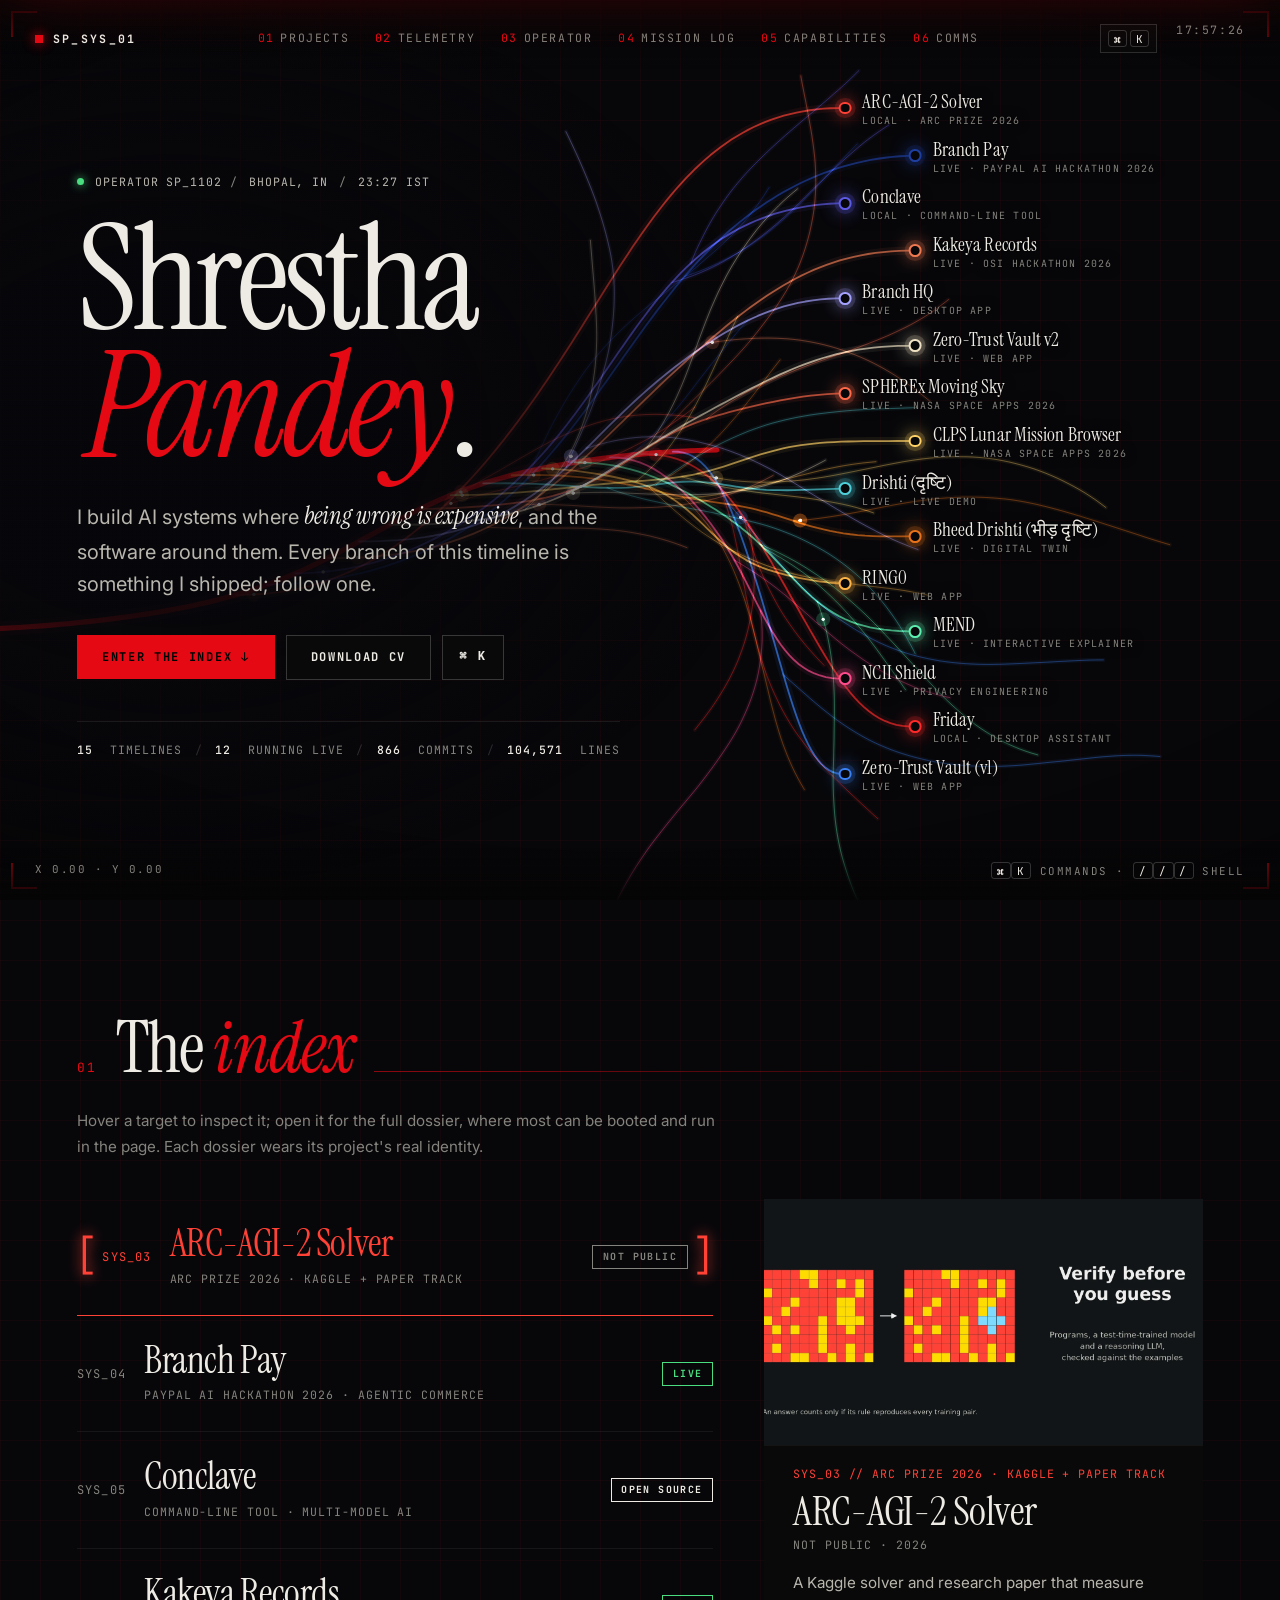
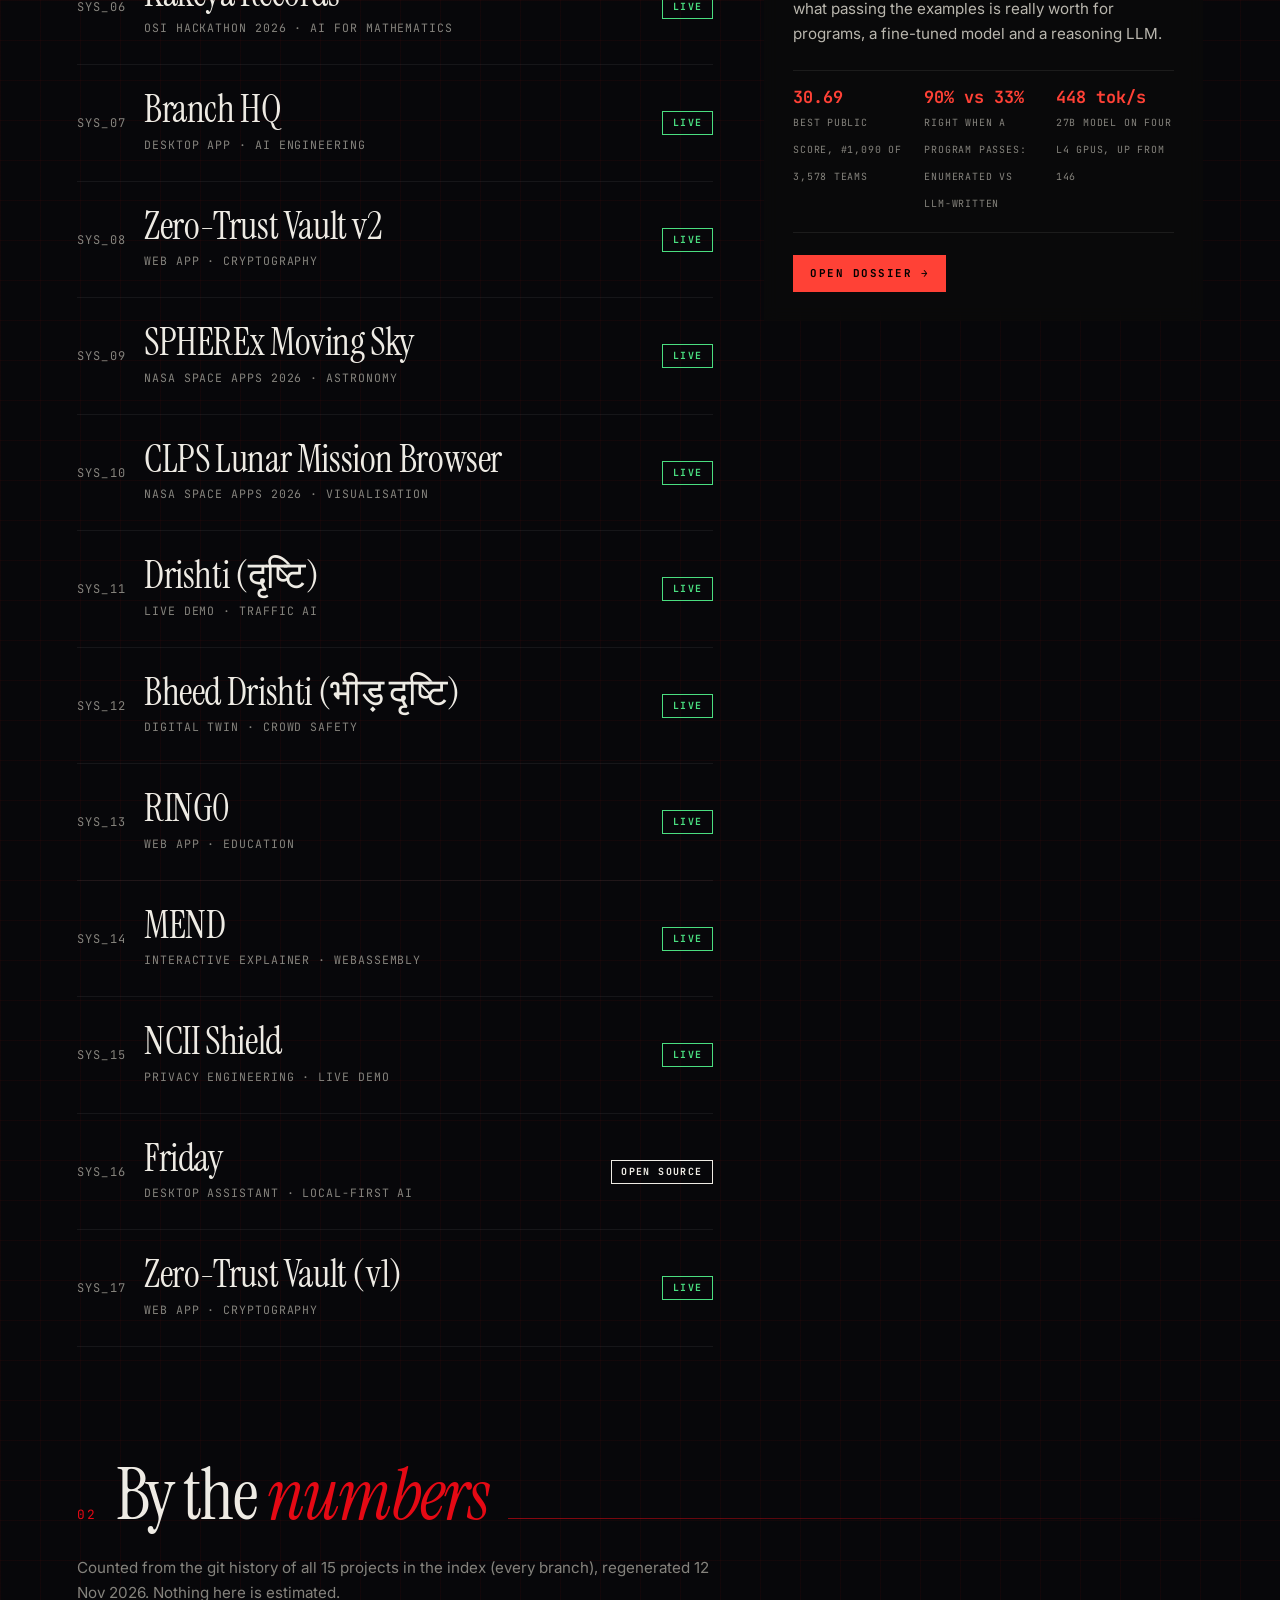
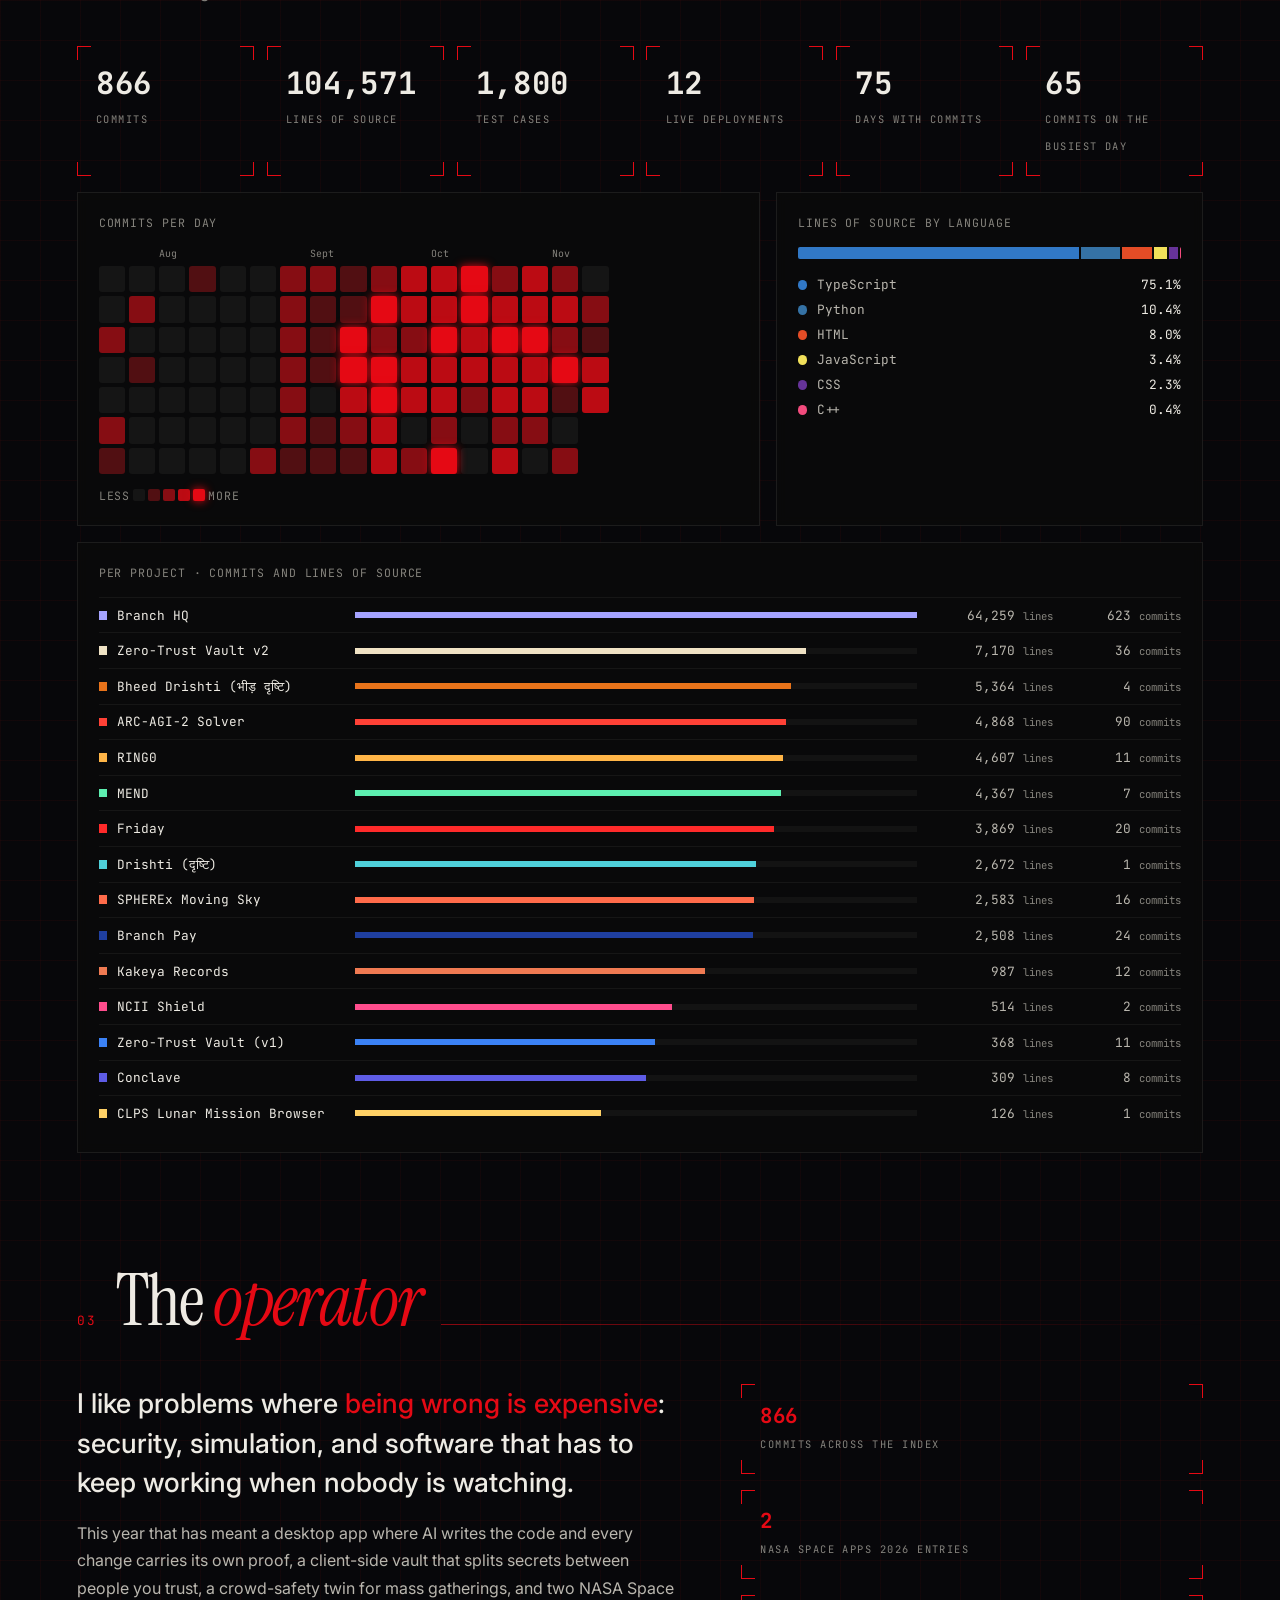
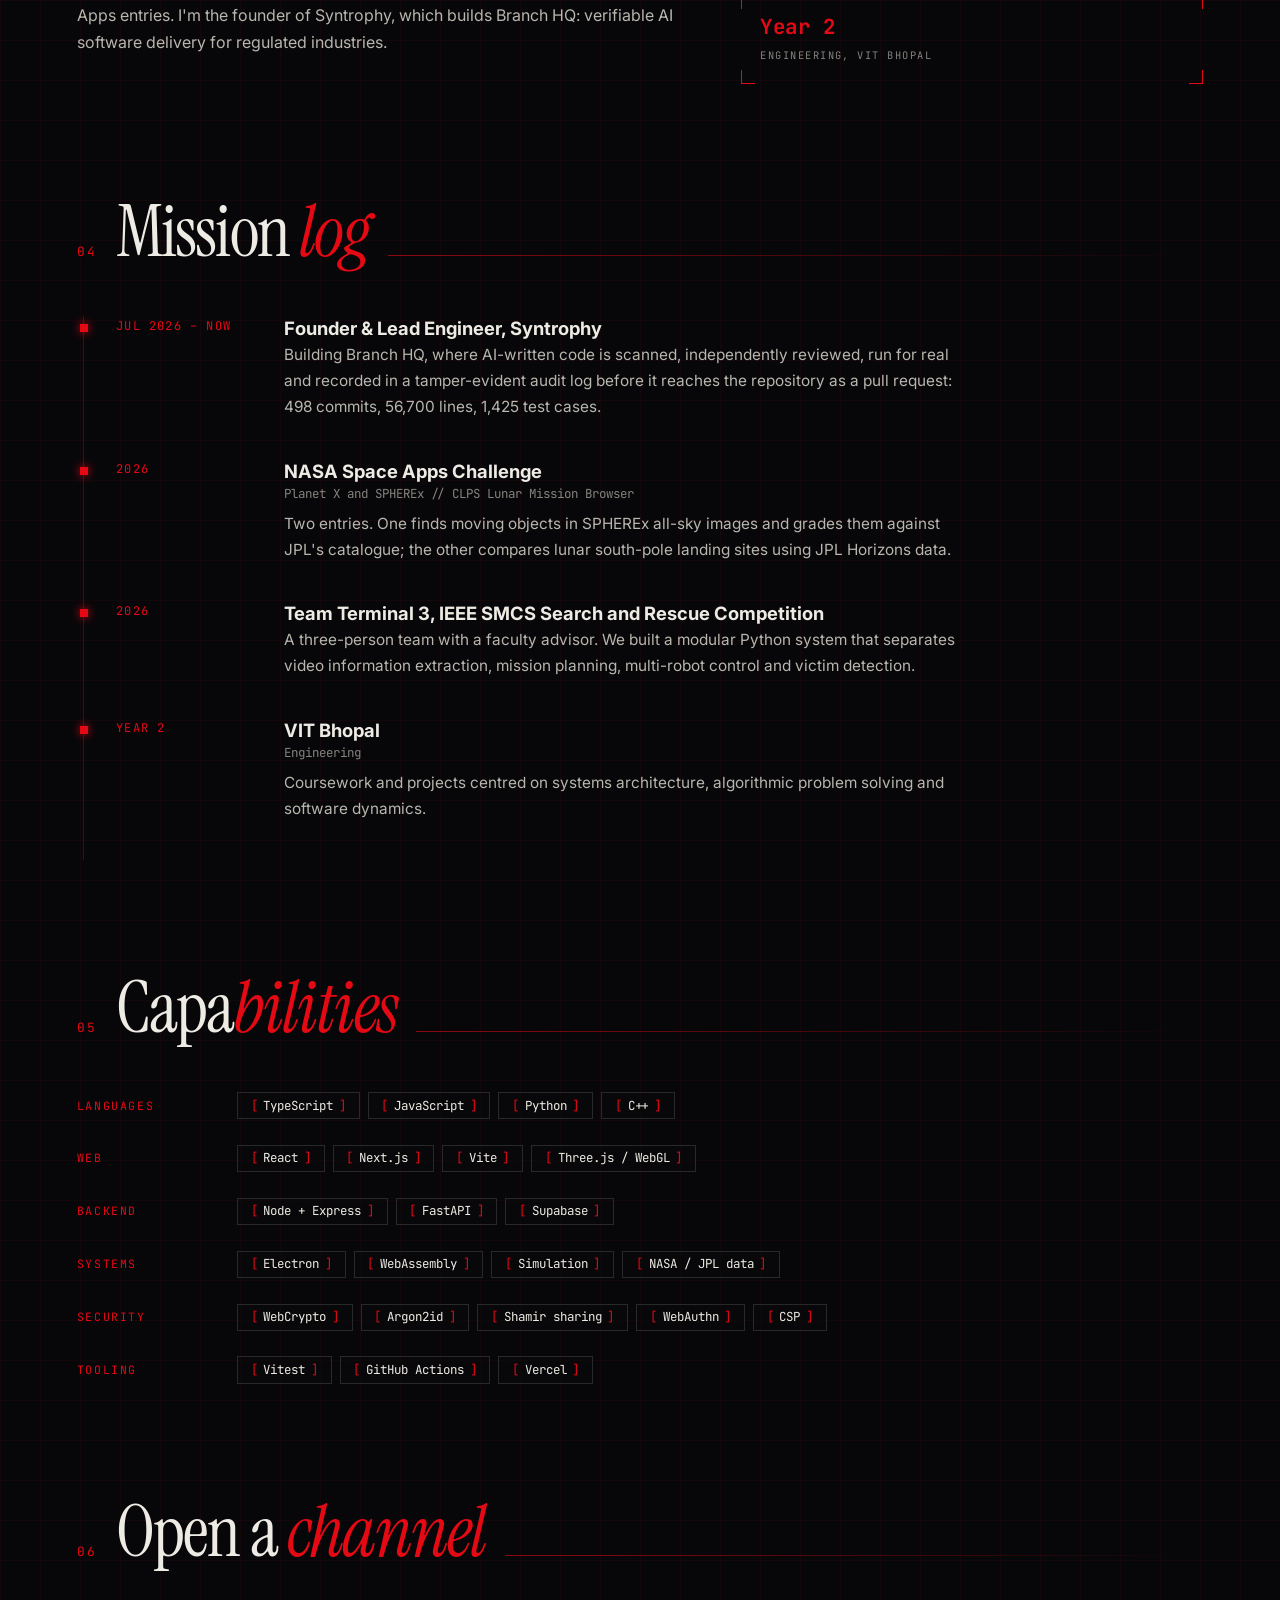
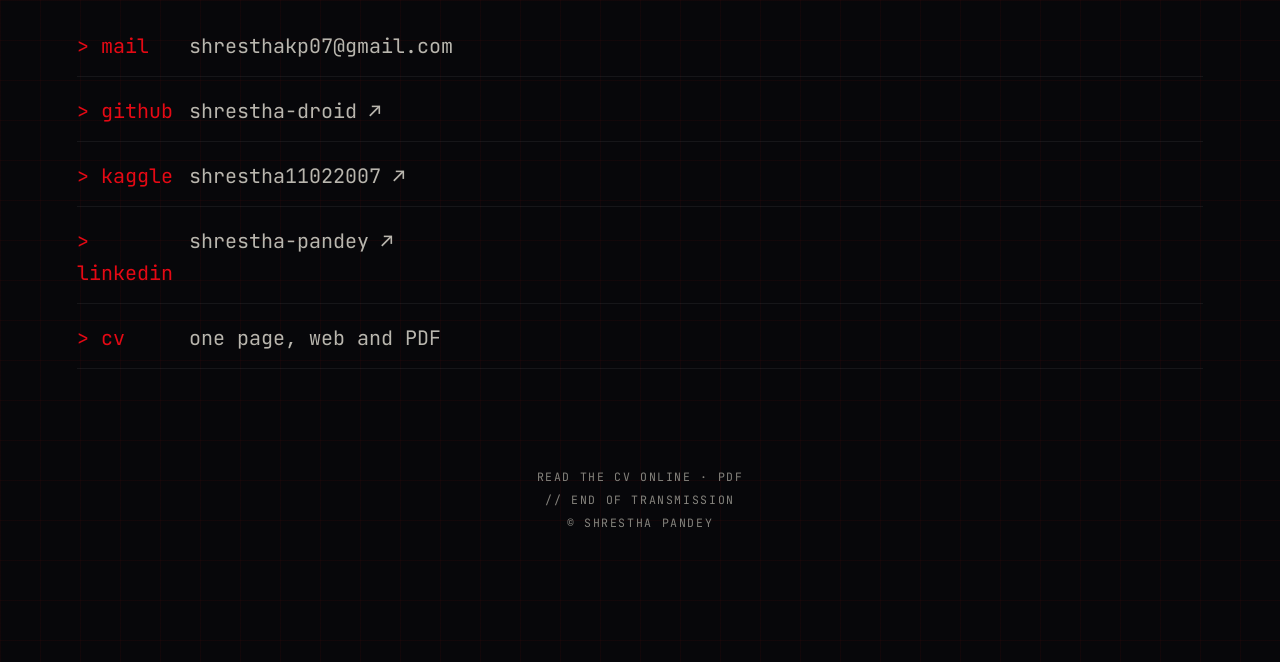
<file: index.html>
<!DOCTYPE html>
<html lang="en">
<head>
    <meta charset="UTF-8">
    <meta name="viewport" content="width=device-width, initial-scale=1.0">
    <title>Shrestha Pandey | AI Systems & Full-Stack Engineer</title>
    <meta name="description" content="Shrestha Pandey builds AI systems and the software around them: 11 projects, 10 live, from an AI engineering desktop app to NASA Space Apps tools. Every project opens as a dossier you can run.">
    <meta name="color-scheme" content="dark">
    <meta name="theme-color" content="#050505">
    <link rel="canonical" href="https://sp-sys-portfolio.vercel.app/">
    <link rel="icon" href="favicon.svg" type="image/svg+xml">
    <meta property="og:type" content="website">
    <meta property="og:title" content="Shrestha Pandey · SP_SYS_01">
    <meta property="og:description" content="AI systems, full-stack, founder. 11 projects, 10 of them live, each a dossier you can boot.">
    <meta property="og:url" content="https://sp-sys-portfolio.vercel.app/">
    <meta property="og:image" content="https://sp-sys-portfolio.vercel.app/og.png">
    <meta property="og:image:width" content="1200"><meta property="og:image:height" content="630">
    <meta name="twitter:card" content="summary_large_image">
    <script type="application/ld+json">{"@context":"https://schema.org","@type":"Person","name":"Shrestha Pandey","url":"https://sp-sys-portfolio.vercel.app/","email":"mailto:shresthakp07@gmail.com","jobTitle":"Software Engineer, Founder of Syntrophy","affiliation":{"@type":"CollegeOrUniversity","name":"VIT Bhopal University"},"sameAs":["https://github.com/shrestha-droid","https://www.linkedin.com/in/shrestha-pandey-7258103aa/","https://www.kaggle.com/shrestha11022007"]}</script>
    <link rel="preconnect" href="https://fonts.googleapis.com">
    <link rel="preconnect" href="https://fonts.gstatic.com" crossorigin>
    <link href="https://fonts.googleapis.com/css2?family=Instrument+Serif:ital@0;1&family=Inter:wght@400;500;600;700&family=JetBrains+Mono:wght@400;500;700&display=swap" rel="stylesheet">
    <link rel="stylesheet" href="site.css">
</head>
<body>
    <a class="skip" href="#ident">Skip to content</a>
    <div id="boot" aria-hidden="true"></div>
    <canvas id="bg-canvas" aria-hidden="true"></canvas>
    <nav class="nodes" id="nodes" aria-label="Projects on the timeline"></nav>
    <div class="hud" aria-hidden="true"></div>
    <div class="prog" id="prog" aria-hidden="true"></div>

    <header class="bar">
        <a class="logo" href="#ident"><i></i>SP_SYS_01</a>
        <nav class="nav" aria-label="Modules">
            <a href="#projects"><b>01</b>Projects</a>
            <a href="#telemetry"><b>02</b>Telemetry</a>
            <a href="#operator"><b>03</b>Operator</a>
            <a href="#log"><b>04</b>Mission log</a>
            <a href="#skills"><b>05</b>Capabilities</a>
            <a href="#comms"><b>06</b>Comms</a>
        </nav>
        <div class="stat"><button class="kbtn" id="open-palette" type="button" aria-label="Open the command palette"><kbd>⌘</kbd><kbd>K</kbd></button><span id="clock">--:--:--</span></div>
    </header>

    <main>
        <section class="hero" id="ident">
            <div class="hero-copy">
                <p class="kick mono"><span class="dot" aria-hidden="true"></span><span class="op">Operator SP_1102 <i>/</i></span> Bhopal, IN <i>/</i> <span id="hero-time">IST</span></p>
                <h1 id="name"><span class="l1">Shrestha</span><span class="l2">Pandey<b>.</b></span></h1>
                <p class="hero-sub">I build AI systems where <em>being wrong is expensive</em>, and the software around them. Every branch of this timeline is something I shipped; follow one.</p>
                <div class="cta">
                    <a class="btn main" href="#projects">Enter the index ↓</a>
                    <a class="btn" href="Shrestha-Pandey-CV.pdf" download="Shrestha-Pandey-CV.pdf">Download CV</a>
                    <button class="btn ghost" type="button" data-palette aria-label="Open the command palette"><kbd>⌘</kbd><kbd>K</kbd></button>
                </div>
                <p class="hero-stats mono" id="hero-stats"></p>
            </div>
        </section>

        <section class="mod" id="projects">
            <header><span class="n">01</span><h2>The <em>index</em></h2></header>
            <p class="note">Hover a target to inspect it; open it for the full dossier, where most can be booted and run in the page. Each dossier wears its project's real identity.</p>
            <div class="index">
                <ul class="targets" id="targets"></ul>
                <aside class="insp brk" id="insp" aria-live="polite"></aside>
            </div>
            <noscript><p>The project index needs JavaScript. Everything is also on <a href="https://github.com/shrestha-droid">GitHub</a>.</p></noscript>
        </section>

        <section class="mod" id="telemetry">
            <header><span class="n">02</span><h2>By the <em>numbers</em></h2></header>
            <p class="note" id="tele-note">Counted from the git history of every project in the index, not estimated.</p>
            <div class="tm-big" id="tm-big"></div>
            <div class="tm-grid">
                <figure class="tm-card tm-heat"><figcaption class="mono">Commits per day</figcaption><div id="heat" class="heat" role="img"></div><div class="heat-key mono" aria-hidden="true">less <i></i><i></i><i></i><i></i><i></i> more</div></figure>
                <figure class="tm-card"><figcaption class="mono">Lines of source by language</figcaption><div id="langs"></div></figure>
                <figure class="tm-card tm-wide"><figcaption class="mono">Per project · commits and lines of source</figcaption><div id="per"></div></figure>
            </div>
        </section>

        <section class="mod" id="operator">
            <header><span class="n">03</span><h2>The <em>operator</em></h2></header>
            <div class="about">
                <div>
                    <p class="lead">I like problems where <em>being wrong is expensive</em>: security, simulation, and software that has to keep working when nobody is watching.</p>
                    <p>This year that has meant a desktop app where AI writes the code and every change carries its own proof, a client-side vault that splits secrets between people you trust, a crowd-safety twin for mass gatherings, and two NASA Space Apps entries. I'm the founder of Syntrophy, which builds Branch HQ: verifiable AI software delivery for regulated industries.</p>
                </div>
                <div class="facts">
                    <div class="cell brk"><b id="f-commits">602</b><span>commits across the index</span></div>
                    <div class="cell brk"><b>2</b><span>NASA Space Apps 2026 entries</span></div>
                    <div class="cell brk"><b>Year 2</b><span>engineering, VIT Bhopal</span></div>
                </div>
            </div>
        </section>

        <section class="mod" id="log">
            <header><span class="n">04</span><h2>Mission <em>log</em></h2></header>
            <ol class="log">
                <li><span class="when">Jul 2026 – now</span><div><h3>Founder &amp; Lead Engineer, Syntrophy</h3><p>Building Branch HQ, where AI-written code is scanned, independently reviewed, run for real and recorded in a tamper-evident audit log before it reaches the repository as a pull request: 498 commits, 56,700 lines, 1,425 test cases.</p></div></li>
                <li><span class="when">2026</span><div><h3>NASA Space Apps Challenge</h3><p class="sub">Planet X and SPHEREx // CLPS Lunar Mission Browser</p><p>Two entries. One finds moving objects in SPHEREx all-sky images and grades them against JPL's catalogue; the other compares lunar south-pole landing sites using JPL Horizons data.</p></div></li>
                <li><span class="when">2026</span><div><h3>Team Terminal 3, IEEE SMCS Search and Rescue Competition</h3><p>A three-person team with a faculty advisor. We built a modular Python system that separates video information extraction, mission planning, multi-robot control and victim detection.</p></div></li>
                <li><span class="when">Year 2</span><div><h3>VIT Bhopal</h3><p class="sub">Engineering</p><p>Coursework and projects centred on systems architecture, algorithmic problem solving and software dynamics.</p></div></li>
            </ol>
        </section>

        <section class="mod" id="skills">
            <header><span class="n">05</span><h2>Capa<em>bilities</em></h2></header>
            <dl class="caps">
                <div><dt>Languages</dt><dd><span>TypeScript</span><span>JavaScript</span><span>Python</span><span>C++</span></dd></div>
                <div><dt>Web</dt><dd><span>React</span><span>Next.js</span><span>Vite</span><span>Three.js / WebGL</span></dd></div>
                <div><dt>Backend</dt><dd><span>Node + Express</span><span>FastAPI</span><span>Supabase</span></dd></div>
                <div><dt>Systems</dt><dd><span>Electron</span><span>WebAssembly</span><span>Simulation</span><span>NASA / JPL data</span></dd></div>
                <div><dt>Security</dt><dd><span>WebCrypto</span><span>Argon2id</span><span>Shamir sharing</span><span>WebAuthn</span><span>CSP</span></dd></div>
                <div><dt>Tooling</dt><dd><span>Vitest</span><span>GitHub Actions</span><span>Vercel</span></dd></div>
            </dl>
        </section>

        <section class="mod" id="comms">
            <header><span class="n">06</span><h2>Open a <em>channel</em></h2></header>
            <ul class="comms">
                <li><a href="mailto:shresthakp07@gmail.com"><span>&gt; mail</span>shresthakp07@gmail.com</a></li>
                <li><a href="https://github.com/shrestha-droid" target="_blank" rel="noopener"><span>&gt; github</span>shrestha-droid ↗</a></li>
                <li><a href="https://www.kaggle.com/shrestha11022007" target="_blank" rel="noopener"><span>&gt; kaggle</span>shrestha11022007 ↗</a></li>
                <li><a href="https://www.linkedin.com/in/shrestha-pandey-7258103aa/" target="_blank" rel="noopener"><span>&gt; linkedin</span>shrestha-pandey ↗</a></li>
                <li><a href="cv.html"><span>&gt; cv</span>one page, web and PDF</a></li>
            </ul>
        </section>

        <p class="end"><a href="cv.html">Read the CV online</a> · <a href="Shrestha-Pandey-CV.pdf" download="Shrestha-Pandey-CV.pdf">PDF</a><br>// end of transmission<br>© Shrestha Pandey</p>
    </main>

    <footer class="foot" aria-hidden="true">
        <span id="coords">X 0.00 · Y 0.00</span>
        <span><kbd>⌘</kbd><kbd>K</kbd> commands · <kbd>/</kbd><kbd>/</kbd><kbd>/</kbd> shell</span>
    </footer>

    <dialog id="palette" aria-label="Command palette">
        <form method="dialog" class="pal">
            <label class="pal-in"><span aria-hidden="true">›</span><input id="pal-q" placeholder="Jump to a project, open a live site, run an action…" autocomplete="off" spellcheck="false" role="combobox" aria-expanded="true" aria-controls="pal-list" aria-autocomplete="list"></label>
            <ul id="pal-list" role="listbox"></ul>
            <p class="pal-foot mono"><span><kbd>↑</kbd><kbd>↓</kbd> move</span><span><kbd>↵</kbd> run</span><span><kbd>esc</kbd> close</span></p>
        </form>
    </dialog>

    <div id="cli" role="dialog" aria-label="Shell">
        <header>SECURE SHELL // SP_SYS_01 // ESC TO CLOSE</header>
        <div id="cli-out"></div>
        <label><span>root@SP_SYS:~#</span><input id="cli-in" autocomplete="off" spellcheck="false" aria-label="Shell input"></label>
    </div>

    <script src="projects.js"></script>
    <script src="telemetry.js"></script>
    <script src="fx.js"></script>
    <script src="home.js"></script>
    <script src="extras.js"></script>
</body>
</html>
</file>
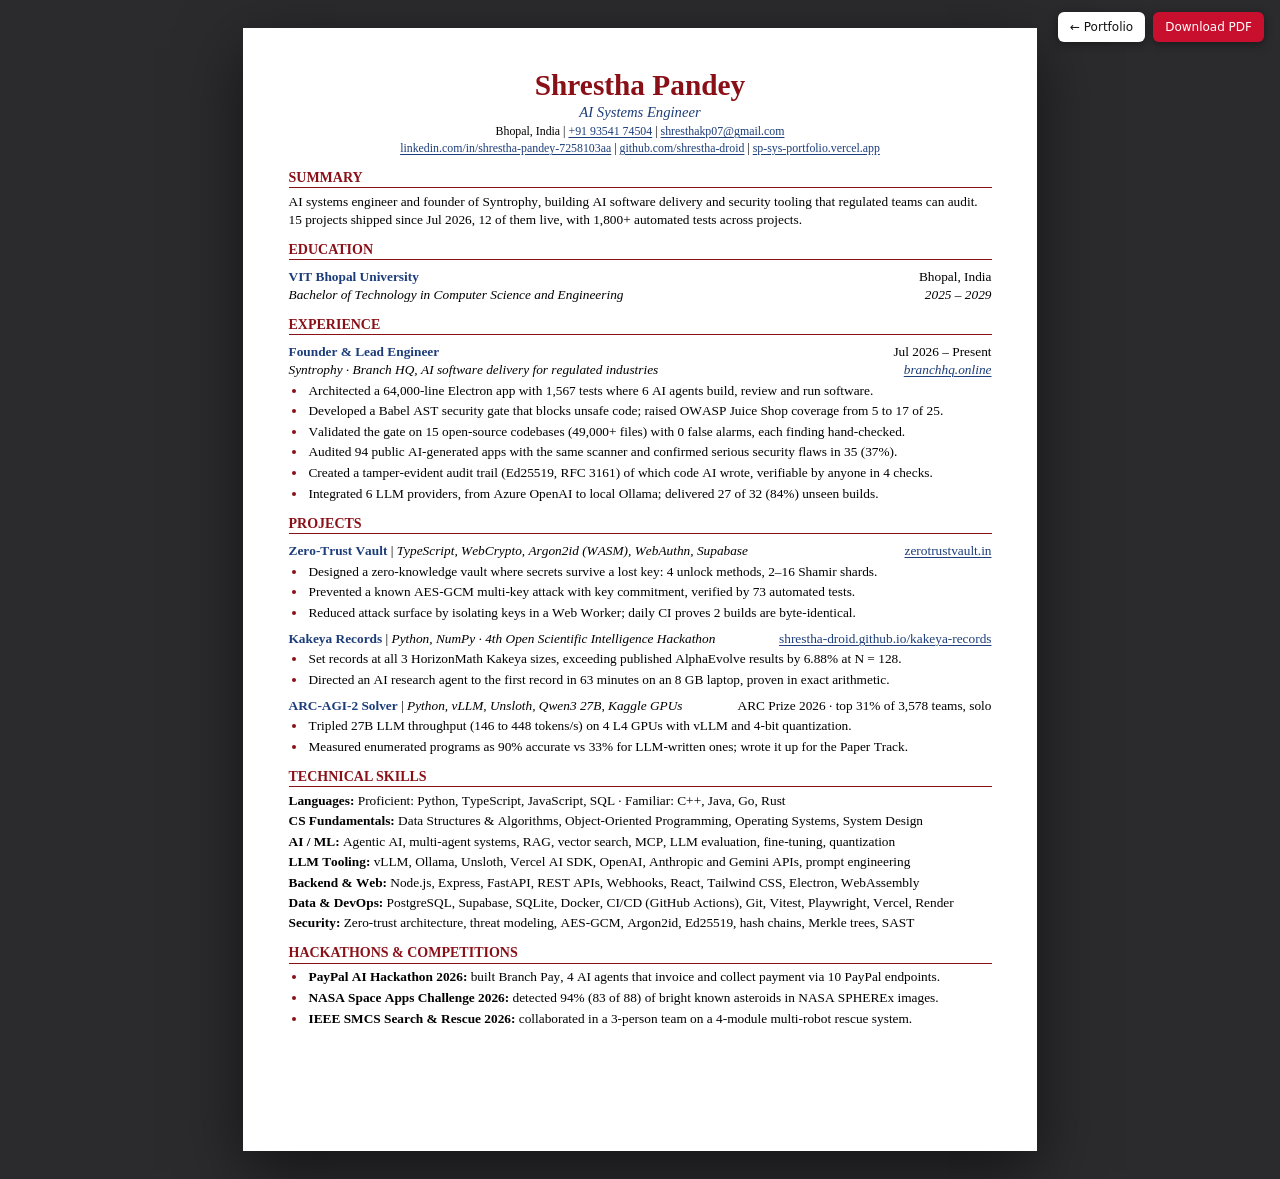
<file: cv.html>
<!DOCTYPE html>
<html lang="en">
<head>
<meta charset="UTF-8">
<meta name="viewport" content="width=device-width, initial-scale=1">
<title>Shrestha Pandey · CV</title>
<meta name="description" content="Shrestha Pandey: software engineer, AI systems and security. One-page CV.">
<link rel="icon" href="favicon.svg" type="image/svg+xml">
<style>
  /* Jake's Resume layout (the standard Overleaf ATS template): one column, standard headings, real text.
     Static font only: Chrome splits words ("A I") when printing variable fonts, which breaks ATS parsing. */
  @page { size: A4; margin: 0; }
  * { box-sizing: border-box; margin: 0; padding: 0; }
  html { background: #2b2b2e; }
  body { font: 400 10pt/1.33 Charter, 'Bitstream Charter', Georgia, serif; color: #000; font-kerning: none; font-variant-ligatures: none; font-feature-settings: 'kern' 0, 'liga' 0; -webkit-font-smoothing: antialiased; }
  .page { width: 210mm; min-height: 297mm; margin: 28px auto; padding: 11mm 12mm 8mm; background: #fff; box-shadow: 0 20px 60px #0008; }
  a { color: #1c3d7a; text-decoration: underline; text-decoration-thickness: .5pt; text-underline-offset: 1.5pt; }
  header { text-align: center; }
  h1 { font: 700 22pt/1.05 Charter, Georgia, serif; color: #8a1018; }
  .headline { margin-top: 2pt; font-size: 11pt; font-style: italic; color: #1c3d7a; }
  .contact { margin-top: 1pt; font-size: 8.9pt; }
  .contact span { white-space: nowrap; }
  .contact span + span::before { content: '| '; }
  h2 { margin: 10pt 0 3.5pt; padding-bottom: 1pt; border-bottom: .7pt solid #8a1018; font: 700 10.5pt Charter, Georgia, serif; text-transform: uppercase; color: #8a1018; }
  
  .item { margin-top: 6pt; break-inside: avoid; }
  .row { display: flex; justify-content: space-between; gap: 10pt; align-items: baseline; }
  .row b { font-weight: 700; color: #1c3d7a; }
  .row i { font-style: italic; }
  .row .r { flex: none; text-align: right; }
  ul { margin: 1.5pt 0 0 14pt; } li { margin-top: 2.2pt; padding-left: 1pt; } li::marker { color: #8a1018; }
  .skills p { margin-top: 2pt; } .skills b { font-weight: 700; }
  .bar { position: fixed; top: 12px; right: 16px; display: flex; gap: 8px; font: 500 12px system-ui, sans-serif; }
  .bar a { padding: 8px 12px; border-radius: 6px; background: #fff; color: #111; box-shadow: 0 2px 10px #0006; text-decoration: none; }
  .bar a.primary { background: #c8102e; color: #fff; }
  @media print { html { background: #fff; } .page { margin: 0; box-shadow: none; min-height: auto; } .bar { display: none; } }
  @media screen and (max-width: 820px) { .page { width: auto; margin: 0; padding: 18px; } .row { flex-direction: column; gap: 0; } .row .r { text-align: left; } }
</style>
</head>
<body>
<nav class="bar" aria-label="CV actions"><a href="/">← Portfolio</a><a class="primary" href="Shrestha-Pandey-CV.pdf" download="Shrestha-Pandey-CV.pdf">Download PDF</a></nav>
<main class="page">
  <header>
    <h1>Shrestha Pandey</h1>
    <p class="headline">AI Systems Engineer</p>
    <p class="contact"><span>Bhopal, India</span> <span><a href="tel:+919354174504">+91 93541 74504</a></span> <span><a href="mailto:shresthakp07@gmail.com">shresthakp07@gmail.com</a></span></p>
    <p class="contact"><span><a href="https://www.linkedin.com/in/shrestha-pandey-7258103aa/">linkedin.com/in/shrestha-pandey-7258103aa</a></span> <span><a href="https://github.com/shrestha-droid">github.com/shrestha-droid</a></span> <span><a href="https://sp-sys-portfolio.vercel.app">sp-sys-portfolio.vercel.app</a></span></p>
  </header>

  <h2>Summary</h2>
  <p class="summary">AI systems engineer and founder of Syntrophy, building AI software delivery and security tooling that regulated teams can audit. 15 projects shipped since Jul 2026, 12 of them live, with 1,800+ automated tests across projects.</p>

  <h2>Education</h2>
  <div class="item">
    <div class="row"><b>VIT Bhopal University</b><span class="r">Bhopal, India</span></div>
    <div class="row"><i>Bachelor of Technology in Computer Science and Engineering</i><i class="r">2025 – 2029</i></div>
  </div>

  <h2>Experience</h2>
  <div class="item">
    <div class="row"><b>Founder &amp; Lead Engineer</b><span class="r">Jul 2026 – Present</span></div>
    <div class="row"><i>Syntrophy · Branch HQ, AI software delivery for regulated industries</i><i class="r"><a href="https://branchhq.online">branchhq.online</a></i></div>
    <ul>
      <li>Architected a 64,000-line Electron app with 1,567 tests where 6 AI agents build, review and run software.</li>
      <li>Developed a Babel AST security gate that blocks unsafe code; raised OWASP Juice Shop coverage from 5 to 17 of 25.</li>
      <li>Validated the gate on 15 open-source codebases (49,000+ files) with 0 false alarms, each finding hand-checked.</li>
      <li>Audited 94 public AI-generated apps with the same scanner and confirmed serious security flaws in 35 (37%).</li>
      <li>Created a tamper-evident audit trail (Ed25519, RFC 3161) of which code AI wrote, verifiable by anyone in 4 checks.</li>
      <li>Integrated 6 LLM providers, from Azure OpenAI to local Ollama; delivered 27 of 32 (84%) unseen builds.</li>
    </ul>
  </div>

  <h2>Projects</h2>
  <div class="item">
    <div class="row"><span><b>Zero-Trust Vault</b> | <i>TypeScript, WebCrypto, Argon2id (WASM), WebAuthn, Supabase</i></span><span class="r"><a href="https://www.zerotrustvault.in">zerotrustvault.in</a></span></div>
    <ul>
      <li>Designed a zero-knowledge vault where secrets survive a lost key: 4 unlock methods, 2–16 Shamir shards.</li>
      <li>Prevented a known AES-GCM multi-key attack with key commitment, verified by 73 automated tests.</li>
      <li>Reduced attack surface by isolating keys in a Web Worker; daily CI proves 2 builds are byte-identical.</li>
    </ul>
  </div>
  <div class="item">
    <div class="row"><span><b>Kakeya Records</b> | <i>Python, NumPy · 4th Open Scientific Intelligence Hackathon</i></span><span class="r"><a href="https://shrestha-droid.github.io/kakeya-records/">shrestha-droid.github.io/kakeya-records</a></span></div>
    <ul>
      <li>Set records at all 3 HorizonMath Kakeya sizes, exceeding published AlphaEvolve results by 6.88% at N = 128.</li>
      <li>Directed an AI research agent to the first record in 63 minutes on an 8 GB laptop, proven in exact arithmetic.</li>
    </ul>
  </div>

  <div class="item">
    <div class="row"><span><b>ARC-AGI-2 Solver</b> | <i>Python, vLLM, Unsloth, Qwen3 27B, Kaggle GPUs</i></span><span class="r">ARC Prize 2026 · top 31% of 3,578 teams, solo</span></div>
    <ul>
      <li>Tripled 27B LLM throughput (146 to 448 tokens/s) on 4 L4 GPUs with vLLM and 4-bit quantization.</li>
      <li>Measured enumerated programs as 90% accurate vs 33% for LLM-written ones; wrote it up for the Paper Track.</li>
    </ul>
  </div>

  <h2>Technical Skills</h2>
  <div class="skills">
    <p><b>Languages:</b> Proficient: Python, TypeScript, JavaScript, SQL · Familiar: C++, Java, Go, Rust</p>
    <p><b>CS Fundamentals:</b> Data Structures &amp; Algorithms, Object-Oriented Programming, Operating Systems, System Design</p>
    <p><b>AI / ML:</b> Agentic AI, multi-agent systems, RAG, vector search, MCP, LLM evaluation, fine-tuning, quantization</p>
    <p><b>LLM Tooling:</b> vLLM, Ollama, Unsloth, Vercel AI SDK, OpenAI, Anthropic and Gemini APIs, prompt engineering</p>
    <p><b>Backend &amp; Web:</b> Node.js, Express, FastAPI, REST APIs, Webhooks, React, Tailwind CSS, Electron, WebAssembly</p>
    <p><b>Data &amp; DevOps:</b> PostgreSQL, Supabase, SQLite, Docker, CI/CD (GitHub Actions), Git, Vitest, Playwright, Vercel, Render</p>
    <p><b>Security:</b> Zero-trust architecture, threat modeling, AES-GCM, Argon2id, Ed25519, hash chains, Merkle trees, SAST</p>
  </div>

  <h2>Hackathons &amp; Competitions</h2>
  <ul>
    <li><b>PayPal AI Hackathon 2026:</b> built Branch Pay, 4 AI agents that invoice and collect payment via 10 PayPal endpoints.</li>
    <li><b>NASA Space Apps Challenge 2026:</b> detected 94% (83 of 88) of bright known asteroids in NASA SPHEREx images.</li>
    <li><b>IEEE SMCS Search &amp; Rescue 2026:</b> collaborated in a 3-person team on a 4-module multi-robot rescue system.</li>
  </ul>
</main>
</body>
</html>
</file>
<file: site.css>
/* SP_SYS: a terminal OS for a CV. Original look (red HUD, bracketed targets, hidden shell), taken further. */
:root {
    color-scheme: dark;
    --bg: #07070a; --fg: #eeebe4; --soft: #b9b6ae; --muted: #85837d; --line: #1f1f24;
    --accent: #e50914; --accent2: #ff6b73;
    --display: 'Inter', system-ui, sans-serif; --serif: 'Instrument Serif', 'Iowan Old Style', Georgia, serif; --body: 'Inter', system-ui, sans-serif; --mono: 'JetBrains Mono', ui-monospace, Menlo, monospace;
}
@view-transition { navigation: auto; } /* cross-document morphs between home and dossiers, where supported */
* { margin: 0; padding: 0; box-sizing: border-box; }
html { scroll-behavior: smooth; scroll-padding-top: 5rem; }
body { --hot: var(--accent); --grid: color-mix(in srgb, var(--accent) 5%, transparent); background: var(--bg); color: var(--soft); font: 400 1rem/1.7 var(--body); -webkit-font-smoothing: antialiased; overflow-x: hidden;
    background-image: linear-gradient(var(--grid) 1px, transparent 1px), linear-gradient(90deg, var(--grid) 1px, transparent 1px); background-size: 40px 40px; }
a { color: inherit; text-decoration: none; }
:focus-visible { outline: 2px solid var(--hot); outline-offset: 3px; }
::selection { background: var(--accent); color: #000; }
.skip { position: absolute; left: -9999px; }
.skip:focus { left: 1rem; top: 1rem; z-index: 200; background: var(--fg); color: var(--bg); padding: .5rem 1rem; }
h1, h2, h3 { color: var(--fg); text-wrap: balance; }
.mono { font: 400 .72rem/1.5 var(--mono); letter-spacing: .08em; text-transform: uppercase; color: var(--muted); }

/* Corner brackets: put .brk on any box. Colour with --bc. */
.brk { position: relative; --bc: var(--hot); background-image:
    linear-gradient(var(--bc), var(--bc)), linear-gradient(var(--bc), var(--bc)), linear-gradient(var(--bc), var(--bc)), linear-gradient(var(--bc), var(--bc)),
    linear-gradient(var(--bc), var(--bc)), linear-gradient(var(--bc), var(--bc)), linear-gradient(var(--bc), var(--bc)), linear-gradient(var(--bc), var(--bc));
    background-repeat: no-repeat; background-size: 14px 1px, 1px 14px, 14px 1px, 1px 14px, 14px 1px, 1px 14px, 14px 1px, 1px 14px;
    background-position: 0 0, 0 0, 100% 0, 100% 0, 0 100%, 0 100%, 100% 100%, 100% 100%; }

/* Fixed HUD: frame, scanlines, vignette */
.hud { position: fixed; inset: 0; z-index: 30; pointer-events: none; }
.hud::before { content: ''; position: absolute; inset: .7rem; opacity: .7;
    background-image: linear-gradient(var(--accent), var(--accent)), linear-gradient(var(--accent), var(--accent)), linear-gradient(var(--accent), var(--accent)), linear-gradient(var(--accent), var(--accent)), linear-gradient(var(--accent), var(--accent)), linear-gradient(var(--accent), var(--accent)), linear-gradient(var(--accent), var(--accent)), linear-gradient(var(--accent), var(--accent));
    background-repeat: no-repeat; background-size: 26px 2px, 2px 26px, 26px 2px, 2px 26px, 26px 2px, 2px 26px, 26px 2px, 2px 26px;
    background-position: 0 0, 0 0, 100% 0, 100% 0, 0 100%, 0 100%, 100% 100%, 100% 100%; }
.hud::after { content: ''; position: absolute; inset: 0; background: radial-gradient(120% 90% at 50% 45%, transparent 55%, #000 140%); }
#bg-canvas { position: fixed; inset: 0; z-index: -2; width: 100%; height: 100%; }

/* Top and bottom bars */
.bar { position: fixed; top: 0; left: 0; right: 0; z-index: 40; display: flex; justify-content: space-between; align-items: center; gap: 1rem; padding: 1.5rem 2.2rem 1rem; font: 400 .72rem/1 var(--mono); letter-spacing: .14em; text-transform: uppercase; background: linear-gradient(#050505e6, transparent); }
.logo { display: flex; align-items: center; gap: .6rem; color: var(--fg); font-weight: 700; letter-spacing: .2em; }
.logo i { width: .5rem; height: .5rem; background: var(--accent); box-shadow: 0 0 12px var(--accent); animation: pulse 2s infinite; }
@keyframes pulse { 50% { opacity: .25; } }
.nav { display: flex; gap: 1.6rem; }
@media (max-width: 1240px) { .nav { gap: 1rem; } .nav a b { display: none; } }
.nav a { color: var(--muted); padding: .4rem 0; border-bottom: 1px solid transparent; transition: color .2s, border-color .2s; }
.nav a b { color: var(--accent); font-weight: 400; margin-right: .35rem; }
.nav a:hover, .nav a[aria-current="true"] { color: var(--fg); border-color: var(--accent); }
.stat { color: var(--muted); display: flex; gap: 1.2rem; white-space: nowrap; }
.stat span:first-child { color: var(--accent); }
.foot { position: fixed; bottom: 0; left: 0; right: 0; z-index: 40; display: flex; justify-content: space-between; padding: 1rem 2.2rem 1.4rem; font: 400 .68rem/1 var(--mono); letter-spacing: .14em; text-transform: uppercase; color: var(--muted); background: linear-gradient(transparent, #050505e6); pointer-events: none; }
.foot kbd { color: var(--fg); border: 1px solid #ffffff30; padding: .1rem .35rem; font: inherit; }
.prog { position: fixed; left: 0; top: 0; height: 2px; width: 100%; z-index: 50; background: var(--accent); transform-origin: 0 0; scale: 0 1; box-shadow: 0 0 10px var(--accent); }

/* Boot */
#boot { position: fixed; inset: 0; z-index: 300; background: #050505; display: flex; flex-direction: column; justify-content: flex-end; padding: 3rem clamp(1.5rem, 6vw, 6rem); font: 400 .85rem/1.8 var(--mono); color: var(--accent); cursor: pointer; transition: opacity .5s; }
#boot.off { opacity: 0; pointer-events: none; }
#boot span { color: var(--soft); }
#boot em { font-style: normal; color: #4ade80; }

/* ---------- HOME ---------- */
main { padding: 0 clamp(1.25rem, 6vw, 6rem); max-width: 84rem; margin: 0 auto; }
.hero { position: relative; min-height: 100vh; min-height: 100svh; display: flex; align-items: center; padding: 7rem 0 5rem; }
.hero-copy { position: relative; max-width: 44rem; }
.hero-copy::before { content: ''; position: absolute; inset: -12rem -10rem -8rem -40vw; z-index: -1; background: radial-gradient(closest-side, #07070ae6 40%, transparent); pointer-events: none; }
.kick { display: flex; align-items: center; gap: .7rem; color: var(--soft); }
.kick { white-space: nowrap; } .kick i { font-style: normal; color: var(--muted); }
@media (max-width: 520px) { .kick .op { display: none; } }
.kick .dot { width: .45rem; height: .45rem; border-radius: 50%; background: #4ade80; box-shadow: 0 0 10px #4ade80; animation: pulse 2.4s infinite; }
.hero h1 { margin-top: 1.6rem; font: 400 clamp(4.4rem, 11.5vw, 10.5rem)/.86 var(--serif); letter-spacing: -.035em; color: var(--fg); }
.hero h1 span { display: block; }
.hero h1 .l2 { font-style: italic; color: var(--accent); padding-left: .06em; }
.hero h1 .l2 b { font-weight: 400; color: var(--fg); font-style: normal; }
@media (prefers-reduced-motion: no-preference) {
    .hero h1 span, .hero-sub, .hero .cta, .hero-stats, .kick { animation: heroIn 1.1s cubic-bezier(.2, .8, .2, 1) both; }
    .hero h1 .l1 { animation-delay: .15s; } .hero h1 .l2 { animation-delay: .3s; } .hero-sub { animation-delay: .5s; } .hero .cta { animation-delay: .65s; } .hero-stats { animation-delay: .8s; }
    @keyframes heroIn { from { opacity: 0; translate: 0 .5em; filter: blur(8px); } }
}
.hero-sub { margin-top: 1.8rem; max-width: 33rem; font-size: clamp(1.05rem, 1.6vw, 1.25rem); line-height: 1.6; color: var(--soft); text-wrap: pretty; }
.hero-sub em { font-style: italic; font-family: var(--serif); font-size: 1.18em; color: var(--fg); }
.hero .cta { margin-top: 2.2rem; display: flex; gap: .7rem; flex-wrap: wrap; }
.hero .btn.ghost { padding: .95rem 1rem; }
.hero-stats { display: flex; flex-wrap: wrap; gap: .5rem .8rem; margin-top: 2.6rem; padding-top: 1.2rem; border-top: 1px solid #ffffff14; color: var(--muted); }
.hero-stats b { color: var(--fg); font-weight: 500; margin-right: .3rem; } .hero-stats i { font-style: normal; color: #ffffff26; }

/* Project nodes at the tips of the timeline (desktop) */
.nodes { position: fixed; inset: 0; z-index: 1; pointer-events: none; }
.node { position: absolute; display: flex; align-items: center; gap: .7rem; translate: -.4rem -50%; pointer-events: auto; opacity: 0; transition: opacity .6s, filter .3s; text-shadow: 0 0 12px #000, 0 0 3px #000; }
.node.on { opacity: 1; }
.node i { flex: none; width: .8rem; height: .8rem; border-radius: 50%; background: var(--bg); border: 2px solid var(--c); box-shadow: 0 0 0 4px color-mix(in srgb, var(--c) 18%, transparent), 0 0 18px var(--c); transition: transform .25s, background .25s; }
.node span { display: grid; line-height: 1.15; }
.node b { font: 400 1.18rem var(--serif); color: var(--fg); letter-spacing: .005em; white-space: nowrap; }
.node small { font: 400 .62rem var(--mono); letter-spacing: .12em; text-transform: uppercase; color: var(--muted); }
.node:hover i, .node.lit i, .node:focus-visible i { transform: scale(1.35); background: var(--c); }
.node:hover b, .node.lit b { color: var(--c); }
.nodes.focus .node:not(.lit) { opacity: .28; filter: saturate(.4); }
@media (max-width: 900px) { .nodes { display: none; } .hero { padding-top: 6rem; } .hero-copy::before { inset: -6rem -2rem -4rem -2rem; } }
.readout, .cell { text-align: left; }
.cell { padding: 1.1rem 1.2rem; }
.cell b { display: block; font: 700 1.05rem/1.3 var(--mono); color: var(--fg); letter-spacing: .02em; }
.cell span { font: 400 .65rem/1.6 var(--mono); letter-spacing: .14em; text-transform: uppercase; color: var(--muted); }
.btn { display: inline-flex; align-items: center; gap: .6rem; padding: .95rem 1.5rem; font: 700 .75rem/1 var(--mono); letter-spacing: .14em; text-transform: uppercase; color: var(--fg); border: 1px solid #ffffff30; background: #0a0a0acc; transition: background .2s, color .2s, border-color .2s, box-shadow .2s; }
.btn:hover { border-color: var(--hot); color: var(--hot); box-shadow: 0 0 24px color-mix(in srgb, var(--hot) 35%, transparent); }
.btn.main { background: var(--accent); border-color: var(--accent); color: #000; }
.btn.main:hover { background: var(--fg); border-color: var(--fg); color: #000; }

.mod { padding: 7rem 0 0; scroll-margin-top: 3rem; }
.mod > header { display: flex; align-items: baseline; gap: 1.2rem; margin-bottom: 3rem; }
.mod > header .n { font: 400 .8rem/1 var(--mono); color: var(--accent); letter-spacing: .14em; }
.mod > header h2 { font: 400 clamp(2.6rem, 5.6vw, 4.6rem)/1 var(--serif); letter-spacing: -.025em; }
.mod > header h2 em { color: var(--accent); }
.mod > header::after { content: ''; flex: 1; height: 1px; background: linear-gradient(90deg, var(--accent), transparent); opacity: .6; }
.mod .note { max-width: 40rem; margin: -1.5rem 0 2.5rem; color: var(--muted); font-size: .95rem; }

/* Project index */
.index { display: grid; grid-template-columns: minmax(0, 1.45fr) minmax(0, 1fr); gap: clamp(1.5rem, 4vw, 4rem); align-items: start; }
.targets { list-style: none; }
.targets li { position: relative; border-bottom: 1px solid #ffffff10; }
.target { position: relative; display: grid; grid-template-columns: 3.2rem 1fr auto; align-items: center; gap: 1rem; padding: 1.5rem 0; transition: padding .3s ease; }
.target::before, .target::after { position: absolute; top: 50%; translate: 0 -52%; font: 300 2.6rem/1 var(--mono); color: transparent; transition: color .25s, text-shadow .25s; }
.target::before { content: '['; left: -.2rem; }
.target::after { content: ']'; right: -.2rem; }
.target:hover, .target:focus-visible, .targets li.on .target { padding-left: 1.6rem; padding-right: 1.6rem; }
.target:hover::before, .target:hover::after, .target:focus-visible::before, .target:focus-visible::after, .targets li.on .target::before, .targets li.on .target::after { color: var(--hot); text-shadow: 0 0 14px var(--hot); }
.targets li:hover, .targets li.on { border-bottom-color: var(--hot); }
.target .idx { font: 400 .75rem/1 var(--mono); color: var(--muted); letter-spacing: .1em; }
.target h3 { font: 400 clamp(1.6rem, 3vw, 2.4rem)/1.05 var(--serif); letter-spacing: -.01em; transition: color .25s; }
.target .k { margin-top: .3rem; }
.targets li:hover h3, .targets li.on h3, .targets li:hover .idx, .targets li.on .idx { color: var(--hot); }
.pill { font: 700 .62rem/1 var(--mono); letter-spacing: .14em; padding: .38rem .6rem; border: 1px solid currentColor; color: var(--muted); white-space: nowrap; }
.pill.live { color: #4ade80; } .pill.src { color: var(--fg); }
.mlinks { display: none; }

.insp { position: sticky; top: 6rem; padding: 1.8rem; background: #0a0a0acc; backdrop-filter: blur(8px); --bc: var(--hot); min-height: 24rem; }
.insp .sys { color: var(--hot); }
.insp h3 { margin: .5rem 0 .3rem; font: 400 clamp(2rem, 3.2vw, 2.9rem)/1 var(--serif); letter-spacing: -.015em; }
.insp p.sum { margin: 1rem 0 1.4rem; font-size: .95rem; color: var(--soft); }
.insp .st { display: grid; grid-template-columns: repeat(3, minmax(0, 1fr)); gap: .8rem; padding: 1rem 0; border-block: 1px solid #ffffff14; }
.insp .st b { display: block; font: 700 1.05rem/1.2 var(--mono); color: var(--hot); overflow-wrap: anywhere; }
.insp .st span { font: 400 .62rem/1.4 var(--mono); letter-spacing: .08em; text-transform: uppercase; color: var(--muted); }
.insp .go { display: flex; flex-wrap: wrap; gap: .6rem; margin-top: 1.4rem; }
.insp .btn { padding: .75rem 1rem; font-size: .68rem; }
.insp .btn.main { background: var(--hot); border-color: var(--hot); }

/* Operator / log / skills / comms */
.about { display: grid; grid-template-columns: 1.3fr 1fr; gap: clamp(2rem, 5vw, 5rem); }
.lead { font: 500 clamp(1.2rem, 2.4vw, 1.7rem)/1.45 var(--body); color: var(--fg); text-wrap: pretty; }
.lead em { font-style: normal; color: var(--accent); }
.about p + p { margin-top: 1.1rem; }
.facts { display: grid; gap: 1rem; align-content: start; }
.facts .cell b { font-size: 1.3rem; color: var(--accent); }

.log { list-style: none; display: grid; gap: 0; border-left: 1px solid #ffffff18; margin-left: .4rem; }
.log li { position: relative; display: grid; grid-template-columns: 9rem 1fr; gap: 1.5rem; padding: 0 0 2.4rem 2rem; }
.log li::before { content: ''; position: absolute; left: -.28rem; top: .5rem; width: .5rem; height: .5rem; background: var(--accent); box-shadow: 0 0 10px var(--accent); }
.log .when { font: 400 .75rem/1.8 var(--mono); letter-spacing: .1em; text-transform: uppercase; color: var(--accent); }
.log h3 { font: 700 1.15rem/1.4 var(--body); }
.log .sub { color: var(--muted); font: 400 .78rem/1.6 var(--mono); margin-bottom: .4rem; }
.log p { max-width: 42rem; font-size: .96rem; }

.caps { display: grid; gap: 1.6rem; }
.caps div { display: grid; grid-template-columns: 9rem 1fr; gap: 1rem; align-items: baseline; }
.caps dt { font: 400 .72rem/1 var(--mono); letter-spacing: .14em; text-transform: uppercase; color: var(--accent); }
.caps dd { display: flex; flex-wrap: wrap; gap: .5rem; }
.caps dd span { padding: .4rem .8rem; font: 400 .78rem/1 var(--mono); color: var(--fg); border: 1px solid #ffffff22; background: #0a0a0a99; transition: border-color .2s, box-shadow .2s; }
.caps dd span::before { content: '['; color: var(--accent); margin-right: .35rem; } .caps dd span::after { content: ']'; color: var(--accent); margin-left: .35rem; }
.caps dd span:hover { border-color: var(--accent); box-shadow: 0 0 14px color-mix(in srgb, var(--accent) 35%, transparent); }

.comms { list-style: none; display: grid; gap: .2rem; font: 400 clamp(.95rem, 2vw, 1.25rem)/1.6 var(--mono); }
.comms a { display: grid; grid-template-columns: 7rem 1fr; padding: .9rem 0; border-bottom: 1px solid #ffffff10; transition: padding .25s, color .25s, border-color .25s; }
.comms a span { color: var(--accent); } .comms a:hover { padding-left: 1rem; color: var(--fg); border-color: var(--accent); }
.end { padding: 6rem 0 8rem; text-align: center; font: 400 .72rem/2 var(--mono); letter-spacing: .14em; text-transform: uppercase; color: var(--muted); }

/* Hidden shell (type ///) */
#cli { position: fixed; top: 0; left: 0; right: 0; z-index: 250; height: 48vh; display: flex; flex-direction: column; padding: 4.5rem clamp(1.25rem, 6vw, 6rem) 1.5rem; background: #050505f5; backdrop-filter: blur(10px); border-bottom: 2px solid var(--accent); box-shadow: 0 10px 60px color-mix(in srgb, var(--accent) 30%, transparent); font: 400 .9rem/1.6 var(--mono); translate: 0 -105%; transition: translate .4s cubic-bezier(.1, 1, .1, 1); }
#cli.on { translate: 0 0; }
#cli header { color: var(--accent); font-size: .72rem; letter-spacing: .16em; padding-bottom: .6rem; border-bottom: 1px solid color-mix(in srgb, var(--accent) 35%, transparent); margin-bottom: .8rem; }
#cli-out { flex: 1; overflow-y: auto; display: flex; flex-direction: column; gap: .15rem; color: var(--muted); }
#cli-out b { color: var(--fg); font-weight: 400; } #cli-out a { color: var(--accent2); text-decoration: underline; }
#cli label { display: flex; gap: .8rem; padding-top: .8rem; color: var(--accent); }
#cli input { flex: 1; background: none; border: 0; outline: 0; color: var(--fg); font: inherit; caret-color: var(--accent); }

@supports (animation-timeline: view()) { @media (prefers-reduced-motion: no-preference) {
    .mod > header, .log li, .cell, .caps div, .comms a { animation: rise linear both; animation-timeline: view(); animation-range: entry 0% entry 45%; }
    @keyframes rise { from { opacity: 0; translate: 0 1.5rem; } to { opacity: 1; translate: 0 0; } }
} }
@media (prefers-reduced-motion: reduce) { html { scroll-behavior: auto; } .logo i, .hero .sub::after { animation: none; } #boot { display: none; } }
@media (max-width: 900px) {
    .nav { display: none; } .bar { padding: 1.2rem 1.4rem .8rem; } .stat span:last-child { display: none; } .foot { display: none; }
    .readout { grid-template-columns: 1fr 1fr; }
    .index, .about { grid-template-columns: 1fr; } .insp { display: none; }
    .mlinks { display: flex; flex-wrap: wrap; gap: .6rem; padding: 0 0 1.2rem 4.2rem; }
    .mlinks a { font: 400 .72rem/1 var(--mono); letter-spacing: .1em; text-transform: uppercase; padding: .45rem .7rem; border: 1px solid #ffffff30; color: var(--fg); }
    .target { grid-template-columns: 2.4rem 1fr; } .target .pill { display: none; }
    .target:hover { padding-left: 0; padding-right: 0; } .target::before, .target::after { display: none; }
    .log li, .caps div { grid-template-columns: 1fr; gap: .3rem; }
}

/* ---------- HOME: inspector shot, telemetry, palette, toast ---------- */
.i-shot { margin: -1.8rem -1.8rem 1.2rem; aspect-ratio: 16 / 9; overflow: hidden; border-bottom: 1px solid #ffffff14; background: #000; }
.i-shot img { width: 100%; height: 100%; object-fit: cover; object-position: top; display: block; animation: shotIn .45s ease both; }
@keyframes shotIn { from { opacity: 0; scale: 1.03; } }
.kbtn { display: inline-flex; gap: .2rem; padding: .3rem .45rem; border: 1px solid #ffffff26; background: #0a0a0acc; color: var(--fg); cursor: pointer; font: inherit; }
.kbtn:hover { border-color: var(--accent); }
.bar kbd, .foot kbd, .pal kbd { font: 400 .68rem var(--mono); color: var(--fg); padding: .05rem .3rem; border: 1px solid #ffffff2e; border-radius: 3px; }
.tm-big { display: grid; grid-template-columns: repeat(6, minmax(0, 1fr)); gap: .8rem; }
.tm-big .cell b { font-size: clamp(1.3rem, 2.4vw, 2rem); color: var(--fg); font-variant-numeric: tabular-nums; }
.tm-grid { display: grid; grid-template-columns: minmax(0, 1.6fr) minmax(0, 1fr); gap: 1rem; margin-top: 1rem; }
.tm-card { margin: 0; padding: 1.3rem; border: 1px solid #ffffff14; background: #0a0a0acc; backdrop-filter: blur(6px); }
.tm-card figcaption { margin-bottom: 1rem; }
.tm-wide { grid-column: 1 / -1; }
.heat { overflow-x: auto; }
.heat-m, .heat-g { display: grid; grid-template-columns: repeat(var(--weeks), minmax(12px, 1fr)); gap: 4px; min-width: calc(var(--weeks) * 16px); max-width: calc(var(--weeks) * 30px); }
.heat-m { margin-bottom: .4rem; font: 400 .62rem var(--mono); color: var(--muted); }
.heat-g { grid-template-rows: repeat(7, auto); grid-auto-flow: column; }
.heat-g i { aspect-ratio: 1; border-radius: 3px; background: #ffffff0d; }
.heat-key i { width: 12px; height: 12px; border-radius: 2px; background: #ffffff0d; }
.heat-g .l1, .heat-key i:nth-child(2) { background: color-mix(in srgb, var(--accent) 30%, #111); }
.heat-g .l2, .heat-key i:nth-child(3) { background: color-mix(in srgb, var(--accent) 55%, #111); }
.heat-g .l3, .heat-key i:nth-child(4) { background: color-mix(in srgb, var(--accent) 80%, #111); }
.heat-g .l4, .heat-key i:nth-child(5) { background: var(--accent); box-shadow: 0 0 10px var(--accent); }
.heat-key { display: flex; align-items: center; gap: 3px; margin-top: .8rem; } .heat-key i:first-child { background: #ffffff0d; }
.lang-bar { display: flex; height: 12px; gap: 2px; border-radius: 2px; overflow: hidden; }
.lang-key { list-style: none; display: grid; gap: .5rem; margin-top: 1.1rem; font: 400 .8rem var(--mono); color: var(--soft); }
.lang-key li { display: flex; align-items: center; gap: .6rem; } .lang-key i { width: .6rem; height: .6rem; border-radius: 50%; } .lang-key b { margin-left: auto; color: var(--fg); font-weight: 400; }
.per-row { display: grid; grid-template-columns: minmax(10rem, 15rem) 1fr 7.5rem 7rem; align-items: center; gap: 1rem; padding: .55rem 0; border-top: 1px solid #ffffff0d; font: 400 .8rem var(--mono); color: var(--soft); transition: color .2s; }
.per-row:hover { color: var(--fg); } .per-row:hover .per-bar i { box-shadow: 0 0 14px var(--c); }
.per-name { display: flex; align-items: center; gap: .6rem; color: var(--fg); white-space: nowrap; overflow: hidden; text-overflow: ellipsis; } .per-name i { flex: none; width: .55rem; height: .55rem; background: var(--c); }
.per-bar { height: 6px; background: #ffffff0a; } .per-bar i { display: block; height: 100%; background: var(--c); transition: box-shadow .2s; }
.per-num { text-align: right; font-variant-numeric: tabular-nums; } .per-num small { color: var(--muted); }
#palette { margin: 12vh auto auto; width: min(40rem, calc(100vw - 2rem)); padding: 0; border: 1px solid color-mix(in srgb, var(--accent) 45%, transparent); background: #0a0a0af2; color: var(--soft); box-shadow: 0 30px 120px #000, 0 0 60px color-mix(in srgb, var(--accent) 18%, transparent); }
#palette::backdrop { background: #000a; backdrop-filter: blur(4px); }
.pal-in { display: flex; align-items: center; gap: .8rem; padding: 1rem 1.2rem; border-bottom: 1px solid #ffffff14; color: var(--accent); font: 500 1.1rem var(--mono); }
.pal-in input { flex: 1; background: none; border: 0; outline: 0; color: var(--fg); font: 400 1rem var(--body); }
#pal-list { list-style: none; max-height: 52vh; overflow-y: auto; padding: .4rem; }
#pal-list [role="option"] { display: flex; align-items: center; gap: .8rem; padding: .65rem .8rem; cursor: pointer; color: var(--fg); font-size: .92rem; }
#pal-list [role="option"] i { width: .5rem; height: .5rem; background: var(--c, var(--muted)); flex: none; }
#pal-list [role="option"] small { margin-left: auto; color: var(--muted); font: 400 .72rem var(--mono); white-space: nowrap; overflow: hidden; text-overflow: ellipsis; max-width: 45%; }
#pal-list [aria-selected="true"] { background: color-mix(in srgb, var(--accent) 16%, transparent); box-shadow: inset 2px 0 0 var(--accent); }
.pal-g { padding: .7rem .8rem .3rem; font: 400 .64rem var(--mono); letter-spacing: .16em; text-transform: uppercase; color: var(--muted); }
.pal-empty { padding: 1.2rem .8rem; color: var(--muted); font-size: .9rem; }
.pal-foot { display: flex; gap: 1.2rem; padding: .7rem 1.2rem; border-top: 1px solid #ffffff14; }
.toast { position: fixed; left: 50%; bottom: 3.5rem; translate: -50% 0; z-index: 400; padding: .7rem 1.1rem; background: var(--accent); color: #000; font: 700 .75rem var(--mono); letter-spacing: .1em; text-transform: uppercase; animation: shotIn .3s ease both; }
@media (max-width: 900px) { .tm-big { grid-template-columns: repeat(2, 1fr); } .tm-grid { grid-template-columns: 1fr; } .per-row { grid-template-columns: 1fr 6.5rem; } .per-bar, .per-row .per-num:last-child { display: none; } .i-shot { display: none; } }

/* ---------- DOSSIER ---------- */
.t-dossier .bar { background: linear-gradient(color-mix(in srgb, var(--bg) 94%, transparent), transparent); }
.case { position: relative; max-width: 78rem; margin: 0 auto; padding: 7.5rem clamp(1.25rem, 5vw, 3.5rem) 2rem; font-family: var(--body); counter-reset: sec; }
.c-hero { max-width: 60rem; }
.c-kicker { display: flex; flex-wrap: wrap; align-items: center; gap: .55rem .9rem; font: 500 .7rem/1.4 var(--mono); letter-spacing: .14em; text-transform: uppercase; color: var(--muted); }
.c-kicker .dot { width: .5rem; height: .5rem; border-radius: 50%; background: var(--accent); box-shadow: 0 0 14px var(--accent); }
.c-kicker .live { color: #4ade80; } .c-kicker .live::before { content: '● '; }
.c-name { margin-top: 1.6rem; font: 500 .95rem/1.2 var(--mono); letter-spacing: .04em; color: var(--accent); }
.c-tag { margin-top: .9rem; font: var(--tag-weight, 800) clamp(2.7rem, 7.6vw, 6.4rem)/.98 var(--display); letter-spacing: var(--tag-ls, -.04em); text-transform: var(--tag-case, none); color: var(--fg); text-wrap: balance; }
.c-tag.long { font-size: clamp(2.4rem, 5.4vw, 4.6rem); }
.c-tag em { font-style: var(--em-style, italic); color: var(--accent); }
.c-concept { margin-top: 1.6rem; max-width: 42rem; font-size: 1.14rem; line-height: 1.65; color: var(--soft); text-wrap: pretty; }
.case .btns { display: flex; flex-wrap: wrap; gap: .75rem; margin-top: 2rem; }
.case .btn { --hot: var(--accent); border-radius: var(--r, 0); font-family: var(--mono); }
.case .btn.main { background: var(--accent); border-color: var(--accent); color: var(--bg); }
.case .btn.main:hover { background: var(--fg); border-color: var(--fg); color: var(--bg); }
.case .stats { display: grid; grid-template-columns: repeat(3, minmax(0, 1fr)); margin-top: 3rem; border: 1px solid var(--line); background: var(--line); gap: 1px; border-radius: var(--r, 0); overflow: hidden; }
.case .stats div { padding: 1.25rem 1.2rem; background: var(--bg); }
.case .stats b { display: block; font: 700 clamp(1.15rem, 2.6vw, 1.8rem)/1.1 var(--display); letter-spacing: -.02em; color: var(--accent); overflow-wrap: anywhere; }
.case .stats span { display: block; margin-top: .45rem; font: 400 .72rem/1.4 var(--mono); letter-spacing: .06em; text-transform: uppercase; color: var(--muted); }

/* Live window: the real deployment, booted inside the page on request */
.live-win { margin-top: 3rem; border: 1px solid var(--line); border-radius: calc(var(--r, 0px) + 6px); overflow: hidden; background: color-mix(in srgb, var(--bg) 60%, #000); box-shadow: 0 50px 120px -40px #000, 0 0 0 1px #ffffff06 inset; }
.lw-bar { display: flex; align-items: center; gap: .75rem; padding: .6rem .8rem; border-bottom: 1px solid var(--line); font: 400 .74rem var(--mono); color: var(--muted); background: color-mix(in srgb, var(--bg) 80%, #000); }
.lw-dots { display: flex; gap: .4rem; } .lw-dots i { width: .62rem; height: .62rem; border-radius: 50%; background: #ffffff1c; } .lw-dots i:first-child { background: #ff5f57; } .lw-dots i:nth-child(2) { background: #febc2e; } .lw-dots i:last-child { background: #28c840; }
.lw-url { flex: 1; min-width: 0; padding: .38rem .7rem; border-radius: 7px; background: #ffffff0b; overflow: hidden; text-overflow: ellipsis; white-space: nowrap; }
.lw-url b { color: var(--fg); font-weight: 400; }
.lw-bar a { color: var(--fg); padding: .3rem .55rem; border: 1px solid var(--line); border-radius: 6px; white-space: nowrap; } .lw-bar a:hover { border-color: var(--accent); color: var(--accent); }
.lw-stage { position: relative; aspect-ratio: 16 / 10; background: #000; }
.lw-stage img { width: 100%; height: 100%; object-fit: cover; object-position: top; display: block; }
.lw-stage iframe { position: absolute; inset: 0; width: 100%; height: 100%; border: 0; background: var(--bg) url("data:image/svg+xml;utf8,<svg xmlns=%27http://www.w3.org/2000/svg%27 width=%27160%27 height=%2730%27><text x=%2780%27 y=%2720%27 text-anchor=%27middle%27 font-family=%27monospace%27 font-size=%2712%27 fill=%27%23888%27>booting…</text></svg>") center no-repeat; }
.lw-boot { position: absolute; inset: 0; display: grid; place-items: center; align-content: center; gap: .8rem; padding: 1rem; text-align: center; background: linear-gradient(180deg, transparent 30%, color-mix(in srgb, var(--bg) 88%, transparent)); cursor: pointer; border: 0; color: var(--fg); font: inherit; width: 100%; }
.lw-boot span { display: inline-flex; align-items: center; gap: .7rem; padding: 1rem 1.5rem; border-radius: 999px; background: var(--accent); color: var(--bg); font: 700 .8rem var(--mono); letter-spacing: .12em; text-transform: uppercase; box-shadow: 0 10px 40px color-mix(in srgb, var(--accent) 45%, transparent); transition: transform .25s, box-shadow .25s; }
.lw-boot:hover span, .lw-boot:focus-visible span { transform: scale(1.05); box-shadow: 0 14px 60px color-mix(in srgb, var(--accent) 65%, transparent); }
.lw-boot small { font: 400 .74rem var(--mono); color: var(--soft); text-shadow: 0 1px 8px #000; }
.lw-note { padding: .7rem .9rem; font: 400 .72rem var(--mono); color: var(--muted); border-top: 1px solid var(--line); }

/* Engineering telemetry for this project, from its git history */
.tele { display: flex; flex-wrap: wrap; gap: .4rem 2rem; margin-top: 1.4rem; padding: 1rem 0; border-block: 1px dashed var(--line); font: 400 .78rem var(--mono); color: var(--muted); }
.tele b { color: var(--fg); font-weight: 500; margin-right: .35rem; }

.c-body { display: grid; grid-template-columns: minmax(0, 1fr); gap: 0; max-width: 46rem; }
.case section { margin-top: 3rem; counter-increment: sec; }
.case h2 { margin-bottom: 1rem; font: 500 .74rem/1.2 var(--mono); letter-spacing: .16em; text-transform: uppercase; color: var(--accent2); }
.case h2::before { content: counter(sec, decimal-leading-zero) ' // '; color: var(--accent); }
.case section p { max-width: 42rem; padding: .85rem 0; border-top: 1px solid var(--line); color: var(--soft); font-size: .98rem; }
.case section p:first-of-type { border-top: 0; }
.case section p strong { color: var(--fg); font-weight: 600; margin-right: .3rem; }
.case .stack { color: var(--fg); font-family: var(--mono); font-size: .88rem; }

.gallery { display: grid; grid-template-columns: repeat(auto-fit, minmax(min(100%, 22rem), 1fr)); gap: 1rem; margin-top: 3rem; }
.gallery figure { margin: 0; border: 1px solid var(--line); border-radius: calc(var(--r, 0px) + 4px); overflow: hidden; background: #000; }
.gallery img { display: block; width: 100%; height: auto; aspect-ratio: 16 / 10; object-fit: cover; object-position: top; }
.gallery figcaption { padding: .6rem .8rem; font: 400 .72rem var(--mono); color: var(--muted); background: var(--bg); border-top: 1px solid var(--line); }

.demo { padding: 1.4rem !important; background: #0008; border: 1px solid color-mix(in srgb, var(--accent) 40%, transparent); max-width: 40rem; }
.demo .log2 { height: 11rem; overflow-y: auto; display: flex; flex-direction: column; gap: .35rem; font: 400 .8rem/1.5 var(--mono); color: var(--soft); word-break: break-all; }
.demo .log2 .u { color: var(--fg); } .demo .log2 .ok { color: #4ade80; } .demo .log2 .bad { color: #ff5c6c; }
.demo form { display: flex; gap: .6rem; margin-top: 1rem; padding-top: 1rem; border-top: 1px solid var(--line); flex-wrap: wrap; }
.demo input { flex: 1 1 10rem; min-width: 0; background: #0006; border: 1px solid var(--line); color: var(--fg); font: 400 .85rem var(--mono); padding: .7rem .8rem; outline: none; }
.demo input:focus { border-color: var(--accent); }
.demo button { padding: .7rem 1rem; background: transparent; color: var(--accent); border: 1px solid var(--accent); font: 700 .7rem var(--mono); letter-spacing: .12em; text-transform: uppercase; cursor: pointer; }
.demo button:hover { background: var(--accent); color: var(--bg); }
.demo .tip { margin-top: .8rem !important; padding: 0 !important; border: 0 !important; font: 400 .72rem/1.5 var(--mono) !important; color: var(--muted) !important; }

.pager { display: flex; justify-content: space-between; gap: 1rem; max-width: 78rem; margin: 0 auto; padding: 3rem clamp(1.25rem, 5vw, 3.5rem) 7rem; }
.pager a { display: block; padding: 1rem 1.25rem; border: 1px solid var(--line); border-radius: var(--r, 0); background: color-mix(in srgb, var(--bg) 80%, transparent); transition: border-color .2s, translate .2s; }
.pager a:hover { border-color: var(--accent); translate: 0 -3px; }
.pager a:last-child { text-align: right; margin-left: auto; }
.pager .t { display: block; margin-top: .35rem; font: 600 1.1rem/1.2 var(--display); color: var(--fg); }
.veil { position: fixed; inset: 0; z-index: -1; pointer-events: none; background: linear-gradient(90deg, var(--bg) 0%, color-mix(in srgb, var(--bg) 82%, transparent) 42%, color-mix(in srgb, var(--bg) 30%, transparent) 80%); }
@media (max-width: 900px) { #bg-canvas { opacity: .35; } .veil { background: color-mix(in srgb, var(--bg) 65%, transparent); } .case .stats { grid-template-columns: 1fr; } .case { padding-top: 6rem; } .pager { padding-bottom: 4rem; } .lw-stage { aspect-ratio: 4 / 5; } }
</file>
